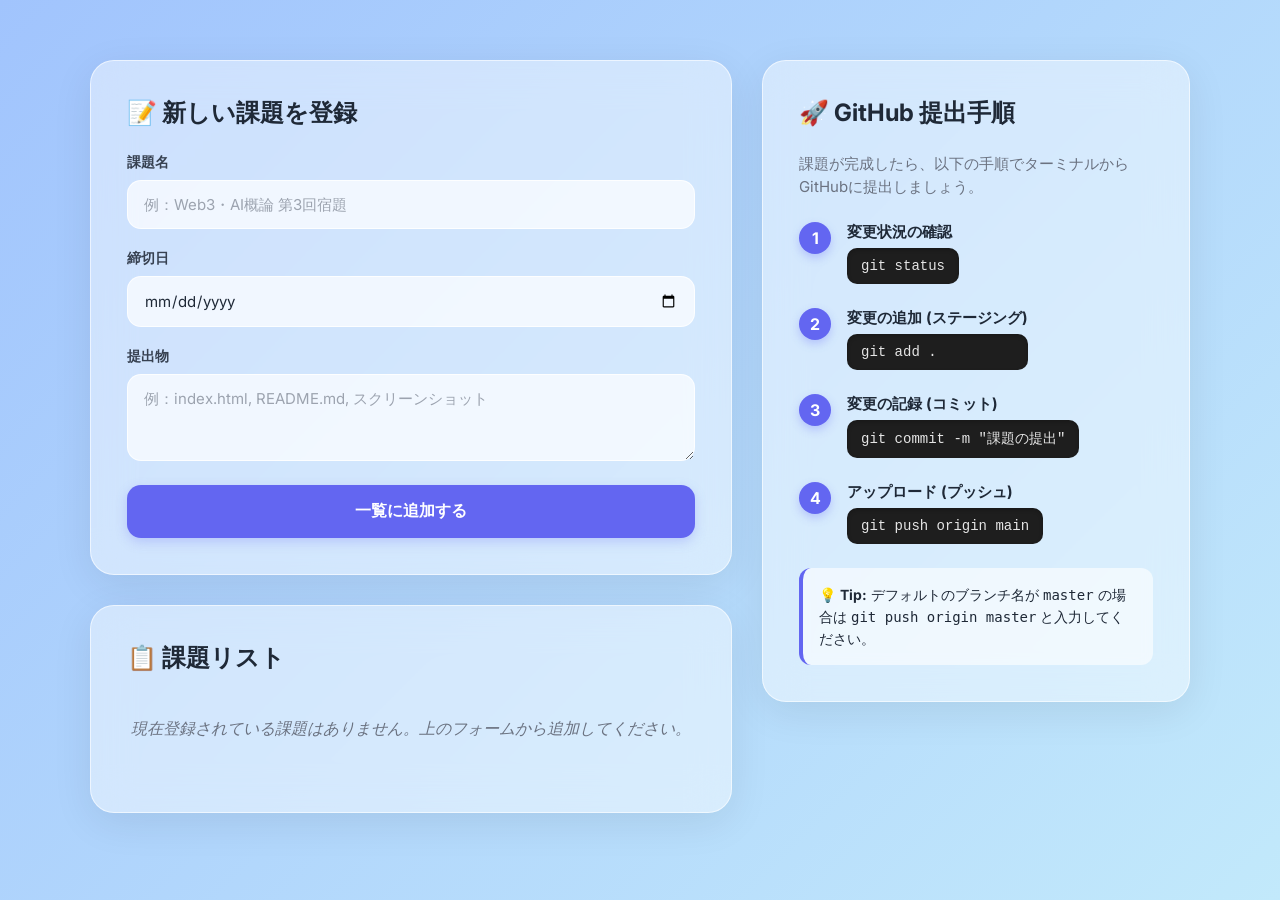
<file: index.html>
<!DOCTYPE html>
<html lang="ja">
<head>
  <meta charset="UTF-8">
  <meta name="viewport" content="width=device-width, initial-scale=1.0">
  <title>課題提出サポートアプリ</title>
  <link href="https://fonts.googleapis.com/css2?family=Inter:wght@400;500;600;700&display=swap" rel="stylesheet">
  <style>
    :root {
      --primary: #6366F1;
      --primary-hover: #4F46E5;
      --text-main: #1F2937;
      --text-light: #6B7280;
      --bg-gradient-1: #c2e9fb;
      --bg-gradient-2: #a1c4fd;
    }
    
    body {
      margin: 0;
      font-family: 'Inter', sans-serif;
      background: linear-gradient(135deg, var(--bg-gradient-2) 0%, var(--bg-gradient-1) 100%);
      min-height: 100vh;
      display: flex;
      justify-content: center;
      padding: 60px 20px;
      color: var(--text-main);
      box-sizing: border-box;
    }

    .container {
      max-width: 1100px;
      width: 100%;
      display: grid;
      grid-template-columns: 1.2fr 0.8fr;
      gap: 30px;
    }

    @media (max-width: 850px) {
      .container {
        grid-template-columns: 1fr;
      }
    }

    .glass-panel {
      background: rgba(255, 255, 255, 0.45);
      backdrop-filter: blur(20px);
      -webkit-backdrop-filter: blur(20px);
      border-radius: 24px;
      border: 1px solid rgba(255, 255, 255, 0.6);
      padding: 36px;
      box-shadow: 0 10px 40px rgba(0, 0, 0, 0.08);
    }

    h2 {
      margin-top: 0;
      font-weight: 700;
      font-size: 24px;
      margin-bottom: 24px;
      display: flex;
      align-items: center;
      gap: 8px;
    }

    label {
      display: block;
      font-weight: 600;
      margin-bottom: 8px;
      font-size: 14px;
      color: #374151;
    }

    input, textarea {
      width: 100%;
      padding: 14px 16px;
      border-radius: 14px;
      border: 1px solid rgba(255, 255, 255, 0.8);
      background: rgba(255, 255, 255, 0.7);
      font-family: inherit;
      margin-bottom: 20px;
      box-sizing: border-box;
      font-size: 15px;
      transition: all 0.3s ease;
      color: var(--text-main);
    }

    input:focus, textarea:focus {
      outline: none;
      background: rgba(255, 255, 255, 0.95);
      border-color: var(--primary);
      box-shadow: 0 0 0 4px rgba(99, 102, 241, 0.15);
    }
    
    input::placeholder, textarea::placeholder {
      color: #9CA3AF;
    }

    button {
      background: var(--primary);
      color: white;
      border: none;
      padding: 16px 24px;
      border-radius: 14px;
      font-weight: 600;
      font-size: 16px;
      cursor: pointer;
      width: 100%;
      transition: all 0.3s cubic-bezier(0.4, 0, 0.2, 1);
      box-shadow: 0 4px 12px rgba(99, 102, 241, 0.25);
    }

    button:hover {
      background: var(--primary-hover);
      transform: translateY(-2px);
      box-shadow: 0 6px 16px rgba(99, 102, 241, 0.35);
    }

    .task-item {
      background: rgba(255, 255, 255, 0.8);
      border-radius: 16px;
      padding: 20px;
      margin-bottom: 16px;
      display: flex;
      align-items: flex-start;
      gap: 16px;
      transition: all 0.3s ease;
      animation: slideIn 0.4s cubic-bezier(0.16, 1, 0.3, 1) forwards;
      border: 1px solid rgba(255, 255, 255, 0.9);
      box-shadow: 0 4px 15px rgba(0, 0, 0, 0.03);
    }

    .task-item:hover {
      transform: translateY(-2px);
      box-shadow: 0 6px 20px rgba(0, 0, 0, 0.06);
    }

    @keyframes slideIn {
      from { opacity: 0; transform: translateY(15px); }
      to { opacity: 1; transform: translateY(0); }
    }

    .task-item.completed {
      opacity: 0.6;
      background: rgba(255, 255, 255, 0.5);
    }

    .task-item.completed .task-title {
      text-decoration: line-through;
      color: var(--text-light);
    }

    .task-checkbox {
      width: 26px;
      height: 26px;
      cursor: pointer;
      accent-color: var(--primary);
      margin-top: 2px;
      flex-shrink: 0;
    }

    .task-content {
      flex: 1;
      word-break: break-word;
    }

    .task-title {
      font-weight: 700;
      font-size: 18px;
      margin-bottom: 8px;
      line-height: 1.4;
    }

    .task-meta {
      font-size: 14px;
      color: var(--text-light);
      margin-bottom: 6px;
      display: flex;
      align-items: center;
      gap: 6px;
    }

    .empty-msg {
      text-align: center;
      color: var(--text-light);
      font-style: italic;
      padding: 20px 0;
    }

    .github-step {
      display: flex;
      gap: 16px;
      margin-bottom: 24px;
    }

    .step-number {
      background: var(--primary);
      color: white;
      width: 32px;
      height: 32px;
      border-radius: 50%;
      display: flex;
      align-items: center;
      justify-content: center;
      font-weight: 700;
      flex-shrink: 0;
      box-shadow: 0 4px 10px rgba(99, 102, 241, 0.3);
    }

    .step-content strong {
      display: block;
      margin-bottom: 6px;
      font-size: 15px;
    }

    .step-code {
      background: #1e1e1e;
      color: #e5e5e5;
      padding: 10px 14px;
      border-radius: 10px;
      font-family: 'Courier New', Courier, monospace;
      font-size: 14px;
      display: inline-block;
      width: 100%;
      box-sizing: border-box;
      box-shadow: inset 0 2px 4px rgba(0,0,0,0.2);
    }

    .github-tip {
      background: rgba(255, 255, 255, 0.6);
      padding: 16px;
      border-radius: 12px;
      font-size: 14px;
      margin-top: 24px;
      border-left: 4px solid var(--primary);
      line-height: 1.5;
    }
  </style>
</head>
<body>

  <div class="container">
    <!-- Left Column: Form & Task List -->
    <div class="main-content">
      <div class="glass-panel" style="margin-bottom: 30px;">
        <h2>📝 新しい課題を登録</h2>
        <form id="task-form">
          <label for="task-name">課題名</label>
          <input type="text" id="task-name" placeholder="例：Web3・AI概論 第3回宿題" required>
          
          <label for="task-date">締切日</label>
          <input type="date" id="task-date" required>
          
          <label for="task-deliverables">提出物</label>
          <textarea id="task-deliverables" placeholder="例：index.html, README.md, スクリーンショット" rows="3" required></textarea>
          
          <button type="submit">一覧に追加する</button>
        </form>
      </div>

      <div class="glass-panel">
        <h2>📋 課題リスト</h2>
        <div id="task-list">
          <p class="empty-msg" id="empty-msg">現在登録されている課題はありません。上のフォームから追加してください。</p>
        </div>
      </div>
    </div>

    <!-- Right Column: GitHub Instructions -->
    <div class="side-content">
      <div class="glass-panel">
        <h2>🚀 GitHub 提出手順</h2>
        <p style="color: var(--text-light); margin-bottom: 24px; font-size: 15px; line-height: 1.5;">
          課題が完成したら、以下の手順でターミナルからGitHubに提出しましょう。
        </p>
        
        <div class="github-step">
          <div class="step-number">1</div>
          <div class="step-content">
            <strong>変更状況の確認</strong>
            <div class="step-code">git status</div>
          </div>
        </div>
        
        <div class="github-step">
          <div class="step-number">2</div>
          <div class="step-content">
            <strong>変更の追加 (ステージング)</strong>
            <div class="step-code">git add .</div>
          </div>
        </div>

        <div class="github-step">
          <div class="step-number">3</div>
          <div class="step-content">
            <strong>変更の記録 (コミット)</strong>
            <div class="step-code">git commit -m "課題の提出"</div>
          </div>
        </div>

        <div class="github-step">
          <div class="step-number">4</div>
          <div class="step-content">
            <strong>アップロード (プッシュ)</strong>
            <div class="step-code">git push origin main</div>
          </div>
        </div>
        
        <div class="github-tip">
          💡 <strong>Tip:</strong> デフォルトのブランチ名が <code>master</code> の場合は <code>git push origin master</code> と入力してください。
        </div>
      </div>
    </div>
  </div>

  <script>
    document.addEventListener('DOMContentLoaded', () => {
      const form = document.getElementById('task-form');
      const taskList = document.getElementById('task-list');
      const emptyMsg = document.getElementById('empty-msg');

      form.addEventListener('submit', (e) => {
        e.preventDefault();
        
        const name = document.getElementById('task-name').value;
        const date = document.getElementById('task-date').value;
        const deliverables = document.getElementById('task-deliverables').value;
        
        addTask(name, date, deliverables);
        form.reset();
      });

      function addTask(name, date, deliverables) {
        if(emptyMsg) emptyMsg.style.display = 'none';

        const taskItem = document.createElement('div');
        taskItem.className = 'task-item';
        
        const checkbox = document.createElement('input');
        checkbox.type = 'checkbox';
        checkbox.className = 'task-checkbox';
        
        checkbox.addEventListener('change', (e) => {
          if(e.target.checked) {
            taskItem.classList.add('completed');
          } else {
            taskItem.classList.remove('completed');
          }
        });

        const contentDiv = document.createElement('div');
        contentDiv.className = 'task-content';
        
        contentDiv.innerHTML = \`
          <div class="task-title">\${escapeHTML(name)}</div>
          <div class="task-meta">📅 締切: \${escapeHTML(date)}</div>
          <div class="task-meta" style="white-space: pre-wrap;">📦 提出物: \${escapeHTML(deliverables)}</div>
        \`;

        taskItem.appendChild(checkbox);
        taskItem.appendChild(contentDiv);
        
        taskList.insertBefore(taskItem, taskList.firstChild);
      }

      function escapeHTML(str) {
        return str.replace(/[&<>'"]/g, 
          tag => ({
          '&': '&amp;',
          '<': '&lt;',
          '>': '&gt;',
          "'": '&#39;',
          '"': '&quot;'
        }[tag]));
      }
    });
  </script>
</body>
</html>
</file>
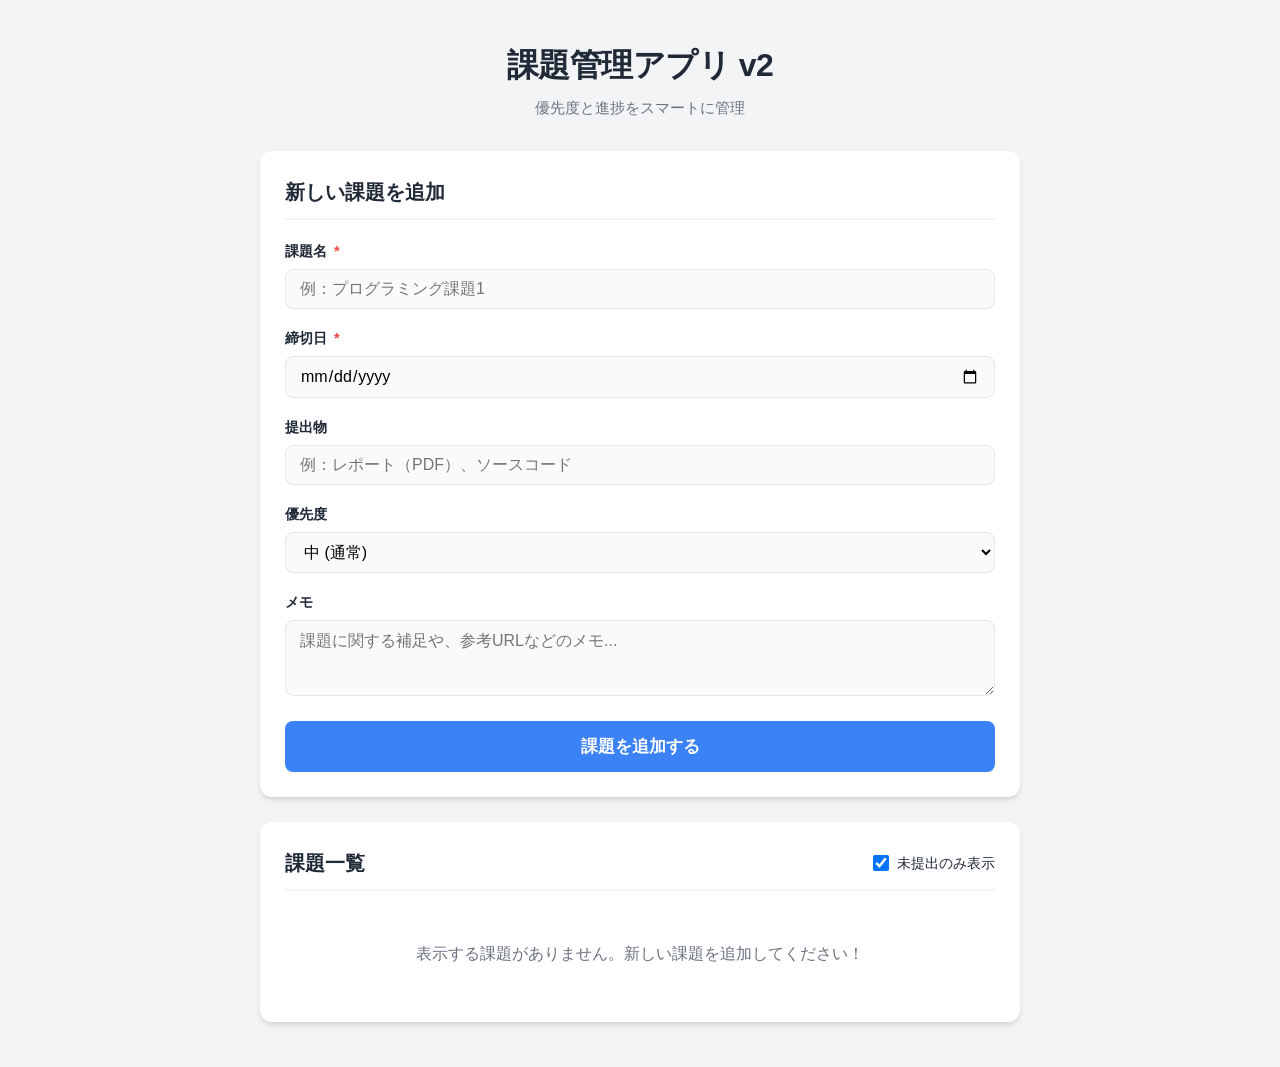
<file: v2/index.html>
<!DOCTYPE html>
<html lang="ja">
<head>
    <meta charset="UTF-8">
    <meta name="viewport" content="width=device-width, initial-scale=1.0">
    <title>課題管理アプリ v2</title>
    <link rel="stylesheet" href="style.css">
</head>
<body>
    <div class="container">
        <header>
            <h1>課題管理アプリ v2</h1>
            <p class="subtitle">優先度と進捗をスマートに管理</p>
        </header>

        <section class="add-task-section">
            <h2>新しい課題を追加</h2>
            <form id="task-form">
                <div class="form-group">
                    <label for="task-name">課題名 <span class="required">*</span></label>
                    <input type="text" id="task-name" required placeholder="例：プログラミング課題1">
                </div>
                
                <div class="form-group">
                    <label for="task-deadline">締切日 <span class="required">*</span></label>
                    <input type="date" id="task-deadline" required>
                </div>
                
                <div class="form-group">
                    <label for="task-submission">提出物</label>
                    <input type="text" id="task-submission" placeholder="例：レポート（PDF）、ソースコード">
                </div>

                <div class="form-group">
                    <label for="task-priority">優先度</label>
                    <select id="task-priority">
                        <option value="high">高 (優先して取り組む)</option>
                        <option value="medium" selected>中 (通常)</option>
                        <option value="low">低 (後回しでも可)</option>
                    </select>
                </div>

                <div class="form-group">
                    <label for="task-memo">メモ</label>
                    <textarea id="task-memo" rows="3" placeholder="課題に関する補足や、参考URLなどのメモ..."></textarea>
                </div>

                <button type="submit" class="btn-submit">課題を追加する</button>
            </form>
        </section>

        <section class="task-list-section">
            <div class="task-list-header">
                <h2>課題一覧</h2>
                <div class="filter-group">
                    <label class="filter-label">
                        <input type="checkbox" id="filter-unsubmitted" checked>
                        未提出のみ表示
                    </label>
                </div>
            </div>
            <div id="task-list" class="task-list">
                <!-- 課題アイテムがここにJSで追加されます -->
            </div>
        </section>
    </div>
    <script src="app.js"></script>
</body>
</html>
</file>
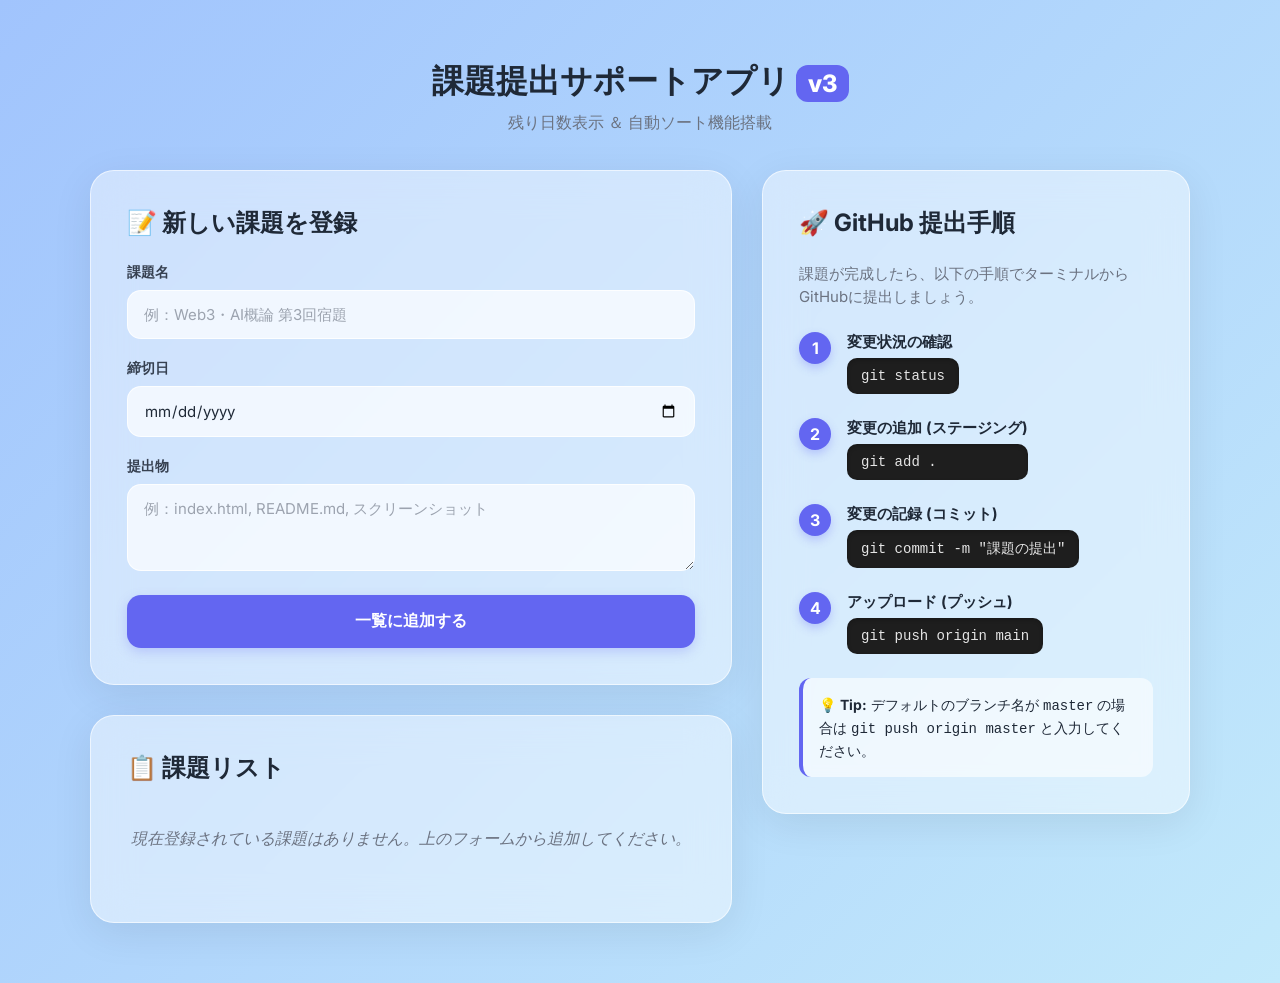
<file: v3/index.html>
<!DOCTYPE html>
<html lang="ja">
<head>
  <meta charset="UTF-8">
  <meta name="viewport" content="width=device-width, initial-scale=1.0">
  <title>課題提出サポートアプリ v3</title>
  <link href="https://fonts.googleapis.com/css2?family=Inter:wght@400;500;600;700&display=swap" rel="stylesheet">
  <style>
    :root {
      --primary: #6366F1;
      --primary-hover: #4F46E5;
      --text-main: #1F2937;
      --text-light: #6B7280;
      --bg-gradient-1: #c2e9fb;
      --bg-gradient-2: #a1c4fd;
    }
    
    body {
      margin: 0;
      font-family: 'Inter', sans-serif;
      background: linear-gradient(135deg, var(--bg-gradient-2) 0%, var(--bg-gradient-1) 100%);
      min-height: 100vh;
      display: flex;
      justify-content: center;
      padding: 60px 20px;
      color: var(--text-main);
      box-sizing: border-box;
    }

    .container {
      max-width: 1100px;
      width: 100%;
      display: grid;
      grid-template-columns: 1.2fr 0.8fr;
      gap: 30px;
    }

    @media (max-width: 850px) {
      .container {
        grid-template-columns: 1fr;
      }
    }

    .glass-panel {
      background: rgba(255, 255, 255, 0.45);
      backdrop-filter: blur(20px);
      -webkit-backdrop-filter: blur(20px);
      border-radius: 24px;
      border: 1px solid rgba(255, 255, 255, 0.6);
      padding: 36px;
      box-shadow: 0 10px 40px rgba(0, 0, 0, 0.08);
    }

    h2 {
      margin-top: 0;
      font-weight: 700;
      font-size: 24px;
      margin-bottom: 24px;
      display: flex;
      align-items: center;
      gap: 8px;
    }

    label {
      display: block;
      font-weight: 600;
      margin-bottom: 8px;
      font-size: 14px;
      color: #374151;
    }

    input, textarea {
      width: 100%;
      padding: 14px 16px;
      border-radius: 14px;
      border: 1px solid rgba(255, 255, 255, 0.8);
      background: rgba(255, 255, 255, 0.7);
      font-family: inherit;
      margin-bottom: 20px;
      box-sizing: border-box;
      font-size: 15px;
      transition: all 0.3s ease;
      color: var(--text-main);
    }

    input:focus, textarea:focus {
      outline: none;
      background: rgba(255, 255, 255, 0.95);
      border-color: var(--primary);
      box-shadow: 0 0 0 4px rgba(99, 102, 241, 0.15);
    }
    
    input::placeholder, textarea::placeholder {
      color: #9CA3AF;
    }

    button {
      background: var(--primary);
      color: white;
      border: none;
      padding: 16px 24px;
      border-radius: 14px;
      font-weight: 600;
      font-size: 16px;
      cursor: pointer;
      width: 100%;
      transition: all 0.3s cubic-bezier(0.4, 0, 0.2, 1);
      box-shadow: 0 4px 12px rgba(99, 102, 241, 0.25);
    }

    button:hover {
      background: var(--primary-hover);
      transform: translateY(-2px);
      box-shadow: 0 6px 16px rgba(99, 102, 241, 0.35);
    }

    .task-item {
      background: rgba(255, 255, 255, 0.8);
      border-radius: 16px;
      padding: 20px;
      margin-bottom: 16px;
      display: flex;
      align-items: flex-start;
      gap: 16px;
      transition: all 0.3s ease;
      animation: slideIn 0.4s cubic-bezier(0.16, 1, 0.3, 1) forwards;
      border: 1px solid rgba(255, 255, 255, 0.9);
      box-shadow: 0 4px 15px rgba(0, 0, 0, 0.03);
    }

    .task-item:hover {
      transform: translateY(-2px);
      box-shadow: 0 6px 20px rgba(0, 0, 0, 0.06);
    }

    @keyframes slideIn {
      from { opacity: 0; transform: translateY(15px); }
      to { opacity: 1; transform: translateY(0); }
    }

    .task-item.completed {
      opacity: 0.6;
      background: rgba(255, 255, 255, 0.5);
    }

    .task-item.completed .task-title {
      text-decoration: line-through;
      color: var(--text-light);
    }

    .task-checkbox {
      width: 26px;
      height: 26px;
      cursor: pointer;
      accent-color: var(--primary);
      margin-top: 2px;
      flex-shrink: 0;
    }

    .task-content {
      flex: 1;
      word-break: break-word;
    }

    .task-title {
      font-weight: 700;
      font-size: 18px;
      margin-bottom: 8px;
      line-height: 1.4;
    }

    .task-meta {
      font-size: 14px;
      color: var(--text-light);
      margin-bottom: 6px;
      display: flex;
      align-items: center;
      gap: 6px;
    }

    .empty-msg {
      text-align: center;
      color: var(--text-light);
      font-style: italic;
      padding: 20px 0;
    }

    .github-step {
      display: flex;
      gap: 16px;
      margin-bottom: 24px;
    }

    .step-number {
      background: var(--primary);
      color: white;
      width: 32px;
      height: 32px;
      border-radius: 50%;
      display: flex;
      align-items: center;
      justify-content: center;
      font-weight: 700;
      flex-shrink: 0;
      box-shadow: 0 4px 10px rgba(99, 102, 241, 0.3);
    }

    .step-content strong {
      display: block;
      margin-bottom: 6px;
      font-size: 15px;
    }

    .step-code {
      background: #1e1e1e;
      color: #e5e5e5;
      padding: 10px 14px;
      border-radius: 10px;
      font-family: 'Courier New', Courier, monospace;
      font-size: 14px;
      display: inline-block;
      width: 100%;
      box-sizing: border-box;
      box-shadow: inset 0 2px 4px rgba(0,0,0,0.2);
    }

    .github-tip {
      background: rgba(255, 255, 255, 0.6);
      padding: 16px;
      border-radius: 12px;
      font-size: 14px;
      margin-top: 24px;
      border-left: 4px solid var(--primary);
      line-height: 1.5;
    }
  </style>
</head>
<body>

  <div class="container">
    <!-- Header to explicitly show v3 -->
    <div style="grid-column: 1 / -1; text-align: center; margin-bottom: -10px;">
      <h1 style="font-size: 32px; font-weight: 800; color: var(--text-main); margin: 0;">
        課題提出サポートアプリ <span style="background: var(--primary); color: white; padding: 4px 12px; border-radius: 12px; font-size: 24px; vertical-align: middle;">v3</span>
      </h1>
      <p style="color: var(--text-light); margin-top: 8px;">残り日数表示 ＆ 自動ソート機能搭載</p>
    </div>

    <!-- Left Column: Form & Task List -->
    <div class="main-content">
      <div class="glass-panel" style="margin-bottom: 30px;">
        <h2>📝 新しい課題を登録</h2>
        <form id="task-form">
          <label for="task-name">課題名</label>
          <input type="text" id="task-name" placeholder="例：Web3・AI概論 第3回宿題" required>
          
          <label for="task-date">締切日</label>
          <input type="date" id="task-date" required>
          
          <label for="task-deliverables">提出物</label>
          <textarea id="task-deliverables" placeholder="例：index.html, README.md, スクリーンショット" rows="3" required></textarea>
          
          <button type="submit">一覧に追加する</button>
        </form>
      </div>

      <div class="glass-panel">
        <h2>📋 課題リスト</h2>
        <div id="task-list">
          <p class="empty-msg" id="empty-msg">現在登録されている課題はありません。上のフォームから追加してください。</p>
        </div>
      </div>
    </div>

    <!-- Right Column: GitHub Instructions -->
    <div class="side-content">
      <div class="glass-panel">
        <h2>🚀 GitHub 提出手順</h2>
        <p style="color: var(--text-light); margin-bottom: 24px; font-size: 15px; line-height: 1.5;">
          課題が完成したら、以下の手順でターミナルからGitHubに提出しましょう。
        </p>
        
        <div class="github-step">
          <div class="step-number">1</div>
          <div class="step-content">
            <strong>変更状況の確認</strong>
            <div class="step-code">git status</div>
          </div>
        </div>
        
        <div class="github-step">
          <div class="step-number">2</div>
          <div class="step-content">
            <strong>変更の追加 (ステージング)</strong>
            <div class="step-code">git add .</div>
          </div>
        </div>

        <div class="github-step">
          <div class="step-number">3</div>
          <div class="step-content">
            <strong>変更の記録 (コミット)</strong>
            <div class="step-code">git commit -m "課題の提出"</div>
          </div>
        </div>

        <div class="github-step">
          <div class="step-number">4</div>
          <div class="step-content">
            <strong>アップロード (プッシュ)</strong>
            <div class="step-code">git push origin main</div>
          </div>
        </div>
        
        <div class="github-tip">
          💡 <strong>Tip:</strong> デフォルトのブランチ名が <code>master</code> の場合は <code>git push origin master</code> と入力してください。
        </div>
      </div>
    </div>
  </div>

  <script>
    document.addEventListener('DOMContentLoaded', () => {
      const form = document.getElementById('task-form');
      const taskList = document.getElementById('task-list');
      
      // 課題データを保存する配列
      let tasks = [];

      form.addEventListener('submit', (e) => {
        e.preventDefault();
        
        const name = document.getElementById('task-name').value;
        const date = document.getElementById('task-date').value;
        const deliverables = document.getElementById('task-deliverables').value;
        
        // 配列に追加
        tasks.push({
          id: Date.now(),
          name: name,
          date: date,
          deliverables: deliverables,
          completed: false
        });
        
        // 画面の再描画
        renderTasks();
        form.reset();
      });

      // 締切までの残り日数を計算する関数
      function getRemainingDays(deadline) {
        const today = new Date();
        today.setHours(0, 0, 0, 0); // 日付のみで比較
        
        const deadlineDate = new Date(deadline);
        deadlineDate.setHours(0, 0, 0, 0);
        
        const diffTime = deadlineDate.getTime() - today.getTime();
        return Math.ceil(diffTime / (1000 * 60 * 60 * 24));
      }

      // 課題リストの描画関数
      function renderTasks() {
        taskList.innerHTML = '<p class="empty-msg" id="empty-msg">現在登録されている課題はありません。上のフォームから追加してください。</p>';
        const emptyMsg = document.getElementById('empty-msg');

        if(tasks.length === 0) {
          emptyMsg.style.display = 'block';
          return;
        }
        
        emptyMsg.style.display = 'none';

        // 締切日（date）の昇順でソート
        const sortedTasks = [...tasks].sort((a, b) => new Date(a.date) - new Date(b.date));

        // HTML要素を作成して追加
        sortedTasks.forEach(task => {
          const taskItem = document.createElement('div');
          taskItem.className = 'task-item';
          if(task.completed) taskItem.classList.add('completed');
          
          const checkbox = document.createElement('input');
          checkbox.type = 'checkbox';
          checkbox.className = 'task-checkbox';
          checkbox.checked = task.completed;
          
          checkbox.addEventListener('change', (e) => {
            task.completed = e.target.checked;
            renderTasks();
          });

          // 残り日数のテキスト作成
          const diffDays = getRemainingDays(task.date);
          let remainingText = '';
          if (diffDays === 0) {
            remainingText = '<span style="color: #e11d48; font-weight: bold;">本日締切！</span>';
          } else if (diffDays < 0) {
            remainingText = `<span style="color: #e11d48; font-weight: bold;">締切超過 (${Math.abs(diffDays)}日)</span>`;
          } else {
            remainingText = `<span style="color: #d97706; font-weight: bold;">残り${diffDays}日</span>`;
          }

          const contentDiv = document.createElement('div');
          contentDiv.className = 'task-content';
          
          contentDiv.innerHTML = `
            <div class="task-title">${escapeHTML(task.name)}</div>
            <div class="task-meta">📅 締切: ${escapeHTML(task.date)} （${remainingText}）</div>
            <div class="task-meta" style="white-space: pre-wrap;">📦 提出物: ${escapeHTML(task.deliverables)}</div>
          `;

          taskItem.appendChild(checkbox);
          taskItem.appendChild(contentDiv);
          
          taskList.appendChild(taskItem);
        });
      }

      function escapeHTML(str) {
        return str.replace(/[&<>'"]/g, 
          tag => ({
          '&': '&amp;',
          '<': '&lt;',
          '>': '&gt;',
          "'": '&#39;',
          '"': '&quot;'
        }[tag]));
      }
    });
  </script>
</body>
</html>
</file>
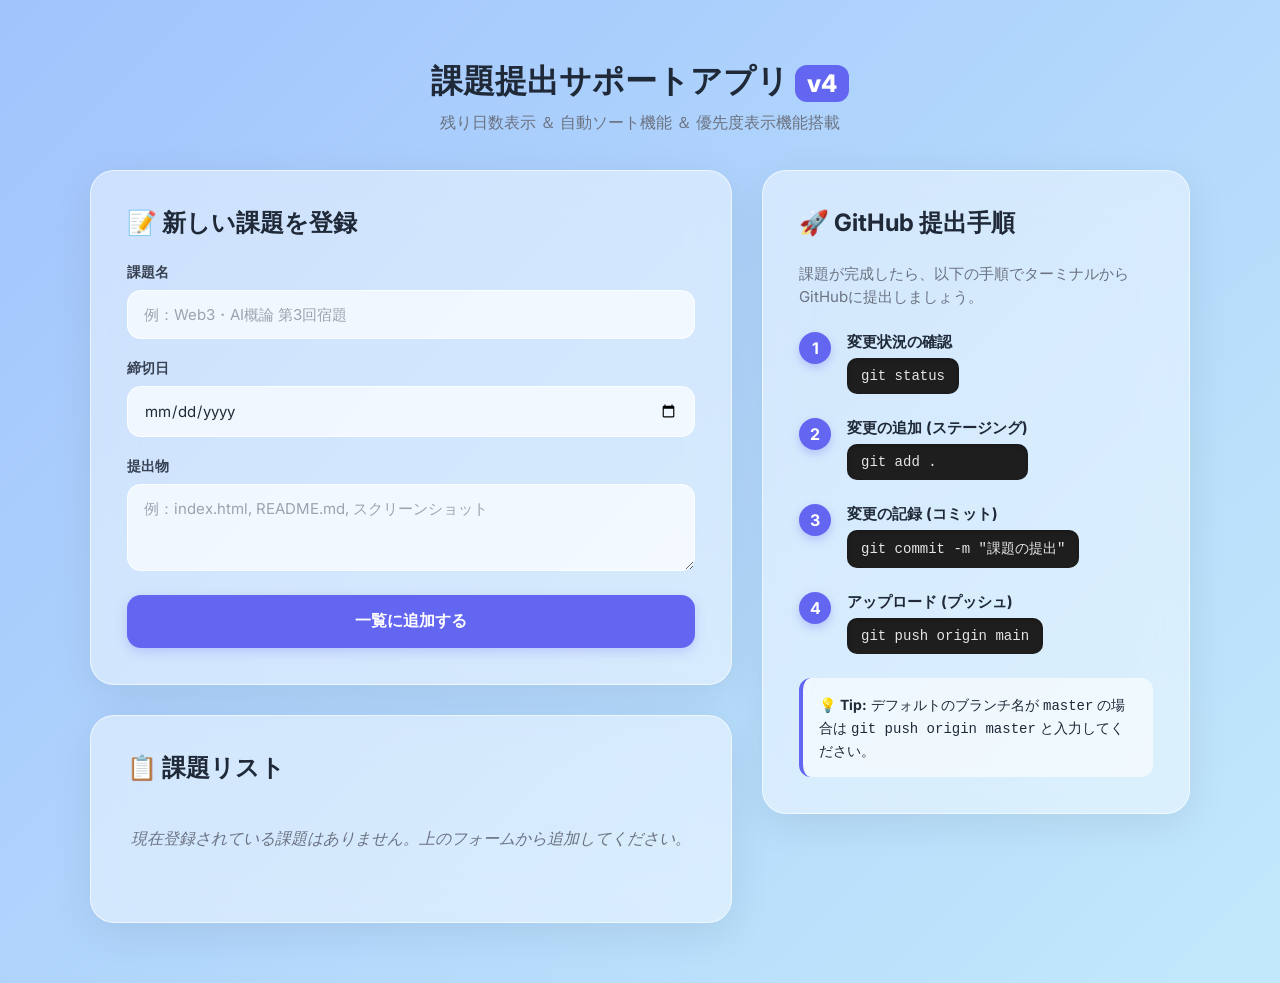
<file: v4/index.html>
<!DOCTYPE html>
<html lang="ja">
<head>
  <meta charset="UTF-8">
  <meta name="viewport" content="width=device-width, initial-scale=1.0">
  <title>課題提出サポートアプリ v4</title>
  <link href="https://fonts.googleapis.com/css2?family=Inter:wght@400;500;600;700&display=swap" rel="stylesheet">
  <style>
    :root {
      --primary: #6366F1;
      --primary-hover: #4F46E5;
      --text-main: #1F2937;
      --text-light: #6B7280;
      --bg-gradient-1: #c2e9fb;
      --bg-gradient-2: #a1c4fd;
    }
    
    body {
      margin: 0;
      font-family: 'Inter', sans-serif;
      background: linear-gradient(135deg, var(--bg-gradient-2) 0%, var(--bg-gradient-1) 100%);
      min-height: 100vh;
      display: flex;
      justify-content: center;
      padding: 60px 20px;
      color: var(--text-main);
      box-sizing: border-box;
    }

    .container {
      max-width: 1100px;
      width: 100%;
      display: grid;
      grid-template-columns: 1.2fr 0.8fr;
      gap: 30px;
    }

    @media (max-width: 850px) {
      .container {
        grid-template-columns: 1fr;
      }
    }

    .glass-panel {
      background: rgba(255, 255, 255, 0.45);
      backdrop-filter: blur(20px);
      -webkit-backdrop-filter: blur(20px);
      border-radius: 24px;
      border: 1px solid rgba(255, 255, 255, 0.6);
      padding: 36px;
      box-shadow: 0 10px 40px rgba(0, 0, 0, 0.08);
    }

    h2 {
      margin-top: 0;
      font-weight: 700;
      font-size: 24px;
      margin-bottom: 24px;
      display: flex;
      align-items: center;
      gap: 8px;
    }

    label {
      display: block;
      font-weight: 600;
      margin-bottom: 8px;
      font-size: 14px;
      color: #374151;
    }

    input, textarea {
      width: 100%;
      padding: 14px 16px;
      border-radius: 14px;
      border: 1px solid rgba(255, 255, 255, 0.8);
      background: rgba(255, 255, 255, 0.7);
      font-family: inherit;
      margin-bottom: 20px;
      box-sizing: border-box;
      font-size: 15px;
      transition: all 0.3s ease;
      color: var(--text-main);
    }

    input:focus, textarea:focus {
      outline: none;
      background: rgba(255, 255, 255, 0.95);
      border-color: var(--primary);
      box-shadow: 0 0 0 4px rgba(99, 102, 241, 0.15);
    }
    
    input::placeholder, textarea::placeholder {
      color: #9CA3AF;
    }

    button {
      background: var(--primary);
      color: white;
      border: none;
      padding: 16px 24px;
      border-radius: 14px;
      font-weight: 600;
      font-size: 16px;
      cursor: pointer;
      width: 100%;
      transition: all 0.3s cubic-bezier(0.4, 0, 0.2, 1);
      box-shadow: 0 4px 12px rgba(99, 102, 241, 0.25);
    }

    button:hover {
      background: var(--primary-hover);
      transform: translateY(-2px);
      box-shadow: 0 6px 16px rgba(99, 102, 241, 0.35);
    }

    .task-item {
      background: rgba(255, 255, 255, 0.8);
      border-radius: 16px;
      padding: 20px;
      margin-bottom: 16px;
      display: flex;
      align-items: flex-start;
      gap: 16px;
      transition: all 0.3s ease;
      animation: slideIn 0.4s cubic-bezier(0.16, 1, 0.3, 1) forwards;
      border: 1px solid rgba(255, 255, 255, 0.9);
      box-shadow: 0 4px 15px rgba(0, 0, 0, 0.03);
    }

    .task-item:hover {
      transform: translateY(-2px);
      box-shadow: 0 6px 20px rgba(0, 0, 0, 0.06);
    }

    @keyframes slideIn {
      from { opacity: 0; transform: translateY(15px); }
      to { opacity: 1; transform: translateY(0); }
    }

    .task-item.completed {
      opacity: 0.6;
      background: rgba(255, 255, 255, 0.5);
    }

    .task-item.completed .task-title {
      text-decoration: line-through;
      color: var(--text-light);
    }

    .task-checkbox {
      width: 26px;
      height: 26px;
      cursor: pointer;
      accent-color: var(--primary);
      margin-top: 2px;
      flex-shrink: 0;
    }

    .task-content {
      flex: 1;
      word-break: break-word;
    }

    .task-title {
      font-weight: 700;
      font-size: 18px;
      margin-bottom: 8px;
      line-height: 1.4;
    }

    .task-meta {
      font-size: 14px;
      color: var(--text-light);
      margin-bottom: 6px;
      display: flex;
      align-items: center;
      gap: 6px;
    }

    .empty-msg {
      text-align: center;
      color: var(--text-light);
      font-style: italic;
      padding: 20px 0;
    }

    .github-step {
      display: flex;
      gap: 16px;
      margin-bottom: 24px;
    }

    .step-number {
      background: var(--primary);
      color: white;
      width: 32px;
      height: 32px;
      border-radius: 50%;
      display: flex;
      align-items: center;
      justify-content: center;
      font-weight: 700;
      flex-shrink: 0;
      box-shadow: 0 4px 10px rgba(99, 102, 241, 0.3);
    }

    .step-content strong {
      display: block;
      margin-bottom: 6px;
      font-size: 15px;
    }

    .step-code {
      background: #1e1e1e;
      color: #e5e5e5;
      padding: 10px 14px;
      border-radius: 10px;
      font-family: 'Courier New', Courier, monospace;
      font-size: 14px;
      display: inline-block;
      width: 100%;
      box-sizing: border-box;
      box-shadow: inset 0 2px 4px rgba(0,0,0,0.2);
    }

    .github-tip {
      background: rgba(255, 255, 255, 0.6);
      padding: 16px;
      border-radius: 12px;
      font-size: 14px;
      margin-top: 24px;
      border-left: 4px solid var(--primary);
      line-height: 1.5;
    }
  </style>
</head>
<body>

  <div class="container">
    <!-- Header to explicitly show v3 -->
    <div style="grid-column: 1 / -1; text-align: center; margin-bottom: -10px;">
      <h1 style="font-size: 32px; font-weight: 800; color: var(--text-main); margin: 0;">
        課題提出サポートアプリ <span style="background: var(--primary); color: white; padding: 4px 12px; border-radius: 12px; font-size: 24px; vertical-align: middle;">v4</span>
      </h1>
      <p style="color: var(--text-light); margin-top: 8px;">残り日数表示 ＆ 自動ソート機能 ＆ 優先度表示機能搭載</p>
    </div>

    <!-- Left Column: Form & Task List -->
    <div class="main-content">
      <div class="glass-panel" style="margin-bottom: 30px;">
        <h2>📝 新しい課題を登録</h2>
        <form id="task-form">
          <label for="task-name">課題名</label>
          <input type="text" id="task-name" placeholder="例：Web3・AI概論 第3回宿題" required>
          
          <label for="task-date">締切日</label>
          <input type="date" id="task-date" required>
          
          <label for="task-deliverables">提出物</label>
          <textarea id="task-deliverables" placeholder="例：index.html, README.md, スクリーンショット" rows="3" required></textarea>
          
          <button type="submit">一覧に追加する</button>
        </form>
      </div>

      <div class="glass-panel">
        <h2>📋 課題リスト</h2>
        <div id="task-list">
          <p class="empty-msg" id="empty-msg">現在登録されている課題はありません。上のフォームから追加してください。</p>
        </div>
      </div>
    </div>

    <!-- Right Column: GitHub Instructions -->
    <div class="side-content">
      <div class="glass-panel">
        <h2>🚀 GitHub 提出手順</h2>
        <p style="color: var(--text-light); margin-bottom: 24px; font-size: 15px; line-height: 1.5;">
          課題が完成したら、以下の手順でターミナルからGitHubに提出しましょう。
        </p>
        
        <div class="github-step">
          <div class="step-number">1</div>
          <div class="step-content">
            <strong>変更状況の確認</strong>
            <div class="step-code">git status</div>
          </div>
        </div>
        
        <div class="github-step">
          <div class="step-number">2</div>
          <div class="step-content">
            <strong>変更の追加 (ステージング)</strong>
            <div class="step-code">git add .</div>
          </div>
        </div>

        <div class="github-step">
          <div class="step-number">3</div>
          <div class="step-content">
            <strong>変更の記録 (コミット)</strong>
            <div class="step-code">git commit -m "課題の提出"</div>
          </div>
        </div>

        <div class="github-step">
          <div class="step-number">4</div>
          <div class="step-content">
            <strong>アップロード (プッシュ)</strong>
            <div class="step-code">git push origin main</div>
          </div>
        </div>
        
        <div class="github-tip">
          💡 <strong>Tip:</strong> デフォルトのブランチ名が <code>master</code> の場合は <code>git push origin master</code> と入力してください。
        </div>
      </div>
    </div>
  </div>

  <script>
    document.addEventListener('DOMContentLoaded', () => {
      const form = document.getElementById('task-form');
      const taskList = document.getElementById('task-list');
      
      // 課題データを保存する配列
      let tasks = [];

      form.addEventListener('submit', (e) => {
        e.preventDefault();
        
        const name = document.getElementById('task-name').value;
        const date = document.getElementById('task-date').value;
        const deliverables = document.getElementById('task-deliverables').value;
        
        // 配列に追加
        tasks.push({
          id: Date.now(),
          name: name,
          date: date,
          deliverables: deliverables,
          completed: false
        });
        
        // 画面の再描画
        renderTasks();
        form.reset();
      });

      // 締切までの残り日数を計算する関数
      function getRemainingDays(deadline) {
        const today = new Date();
        today.setHours(0, 0, 0, 0); // 日付のみで比較
        
        const deadlineDate = new Date(deadline);
        deadlineDate.setHours(0, 0, 0, 0);
        
        const diffTime = deadlineDate.getTime() - today.getTime();
        return Math.ceil(diffTime / (1000 * 60 * 60 * 24));
      }

      // 課題リストの描画関数
      function renderTasks() {
        taskList.innerHTML = '<p class="empty-msg" id="empty-msg">現在登録されている課題はありません。上のフォームから追加してください。</p>';
        const emptyMsg = document.getElementById('empty-msg');

        if(tasks.length === 0) {
          emptyMsg.style.display = 'block';
          return;
        }
        
        emptyMsg.style.display = 'none';

        // 締切日（date）の昇順でソート
        const sortedTasks = [...tasks].sort((a, b) => new Date(a.date) - new Date(b.date));

        // HTML要素を作成して追加
        sortedTasks.forEach(task => {
          const taskItem = document.createElement('div');
          taskItem.className = 'task-item';
          if(task.completed) taskItem.classList.add('completed');
          
          const checkbox = document.createElement('input');
          checkbox.type = 'checkbox';
          checkbox.className = 'task-checkbox';
          checkbox.checked = task.completed;
          
          checkbox.addEventListener('change', (e) => {
            task.completed = e.target.checked;
            renderTasks();
          });

          // 残り日数のテキスト作成と優先度の判定
          const diffDays = getRemainingDays(task.date);
          let remainingText = '';
          let priorityHtml = '';

          if (diffDays === 0) {
            remainingText = '<span style="color: #e11d48; font-weight: bold;">本日締切！</span>';
            priorityHtml = '🔴 緊急';
          } else if (diffDays < 0) {
            remainingText = `<span style="color: #e11d48; font-weight: bold;">締切超過 (${Math.abs(diffDays)}日)</span>`;
            priorityHtml = '🔴 緊急';
          } else {
            remainingText = `<span style="color: #d97706; font-weight: bold;">残り${diffDays}日</span>`;
            
            if (diffDays <= 3) {
              priorityHtml = '🟡 注意';
            } else {
              priorityHtml = '🟢 余裕';
            }
          }

          const contentDiv = document.createElement('div');
          contentDiv.className = 'task-content';
          
          contentDiv.innerHTML = `
            <div class="task-title">${escapeHTML(task.name)}</div>
            <div class="task-meta">📅 締切: ${escapeHTML(task.date)} （${remainingText}）</div>
            <div class="task-meta" style="white-space: pre-wrap;">📦 提出物: ${escapeHTML(task.deliverables)}</div>
            <div class="task-meta" style="font-weight: 500; color: #111827;">📌 優先度: ${priorityHtml}</div>
          `;

          taskItem.appendChild(checkbox);
          taskItem.appendChild(contentDiv);
          
          taskList.appendChild(taskItem);
        });
      }

      function escapeHTML(str) {
        return str.replace(/[&<>'"]/g, 
          tag => ({
          '&': '&amp;',
          '<': '&lt;',
          '>': '&gt;',
          "'": '&#39;',
          '"': '&quot;'
        }[tag]));
      }
    });
  </script>
</body>
</html>
</file>
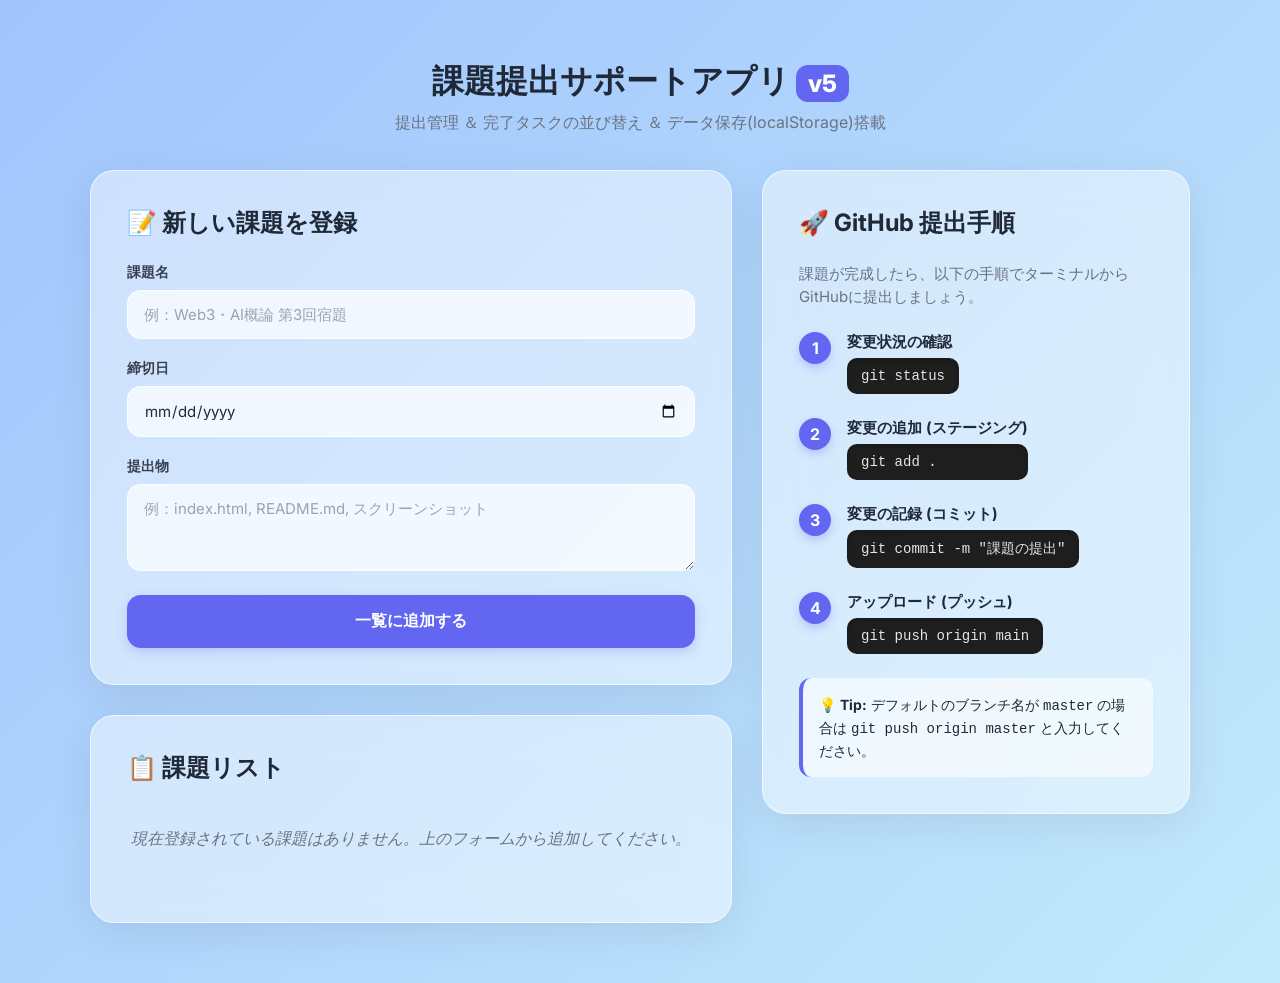
<file: v5/index.html>
<!DOCTYPE html>
<html lang="ja">
<head>
  <meta charset="UTF-8">
  <meta name="viewport" content="width=device-width, initial-scale=1.0">
  <title>課題提出サポートアプリ v5</title>
  <link href="https://fonts.googleapis.com/css2?family=Inter:wght@400;500;600;700&display=swap" rel="stylesheet">
  <style>
    :root {
      --primary: #6366F1;
      --primary-hover: #4F46E5;
      --text-main: #1F2937;
      --text-light: #6B7280;
      --bg-gradient-1: #c2e9fb;
      --bg-gradient-2: #a1c4fd;
    }
    
    body {
      margin: 0;
      font-family: 'Inter', sans-serif;
      background: linear-gradient(135deg, var(--bg-gradient-2) 0%, var(--bg-gradient-1) 100%);
      min-height: 100vh;
      display: flex;
      justify-content: center;
      padding: 60px 20px;
      color: var(--text-main);
      box-sizing: border-box;
    }

    .container {
      max-width: 1100px;
      width: 100%;
      display: grid;
      grid-template-columns: 1.2fr 0.8fr;
      gap: 30px;
    }

    @media (max-width: 850px) {
      .container {
        grid-template-columns: 1fr;
      }
    }

    .glass-panel {
      background: rgba(255, 255, 255, 0.45);
      backdrop-filter: blur(20px);
      -webkit-backdrop-filter: blur(20px);
      border-radius: 24px;
      border: 1px solid rgba(255, 255, 255, 0.6);
      padding: 36px;
      box-shadow: 0 10px 40px rgba(0, 0, 0, 0.08);
    }

    h2 {
      margin-top: 0;
      font-weight: 700;
      font-size: 24px;
      margin-bottom: 24px;
      display: flex;
      align-items: center;
      gap: 8px;
    }

    label {
      display: block;
      font-weight: 600;
      margin-bottom: 8px;
      font-size: 14px;
      color: #374151;
    }

    input, textarea {
      width: 100%;
      padding: 14px 16px;
      border-radius: 14px;
      border: 1px solid rgba(255, 255, 255, 0.8);
      background: rgba(255, 255, 255, 0.7);
      font-family: inherit;
      margin-bottom: 20px;
      box-sizing: border-box;
      font-size: 15px;
      transition: all 0.3s ease;
      color: var(--text-main);
    }

    input:focus, textarea:focus {
      outline: none;
      background: rgba(255, 255, 255, 0.95);
      border-color: var(--primary);
      box-shadow: 0 0 0 4px rgba(99, 102, 241, 0.15);
    }
    
    input::placeholder, textarea::placeholder {
      color: #9CA3AF;
    }

    button {
      background: var(--primary);
      color: white;
      border: none;
      padding: 16px 24px;
      border-radius: 14px;
      font-weight: 600;
      font-size: 16px;
      cursor: pointer;
      width: 100%;
      transition: all 0.3s cubic-bezier(0.4, 0, 0.2, 1);
      box-shadow: 0 4px 12px rgba(99, 102, 241, 0.25);
    }

    button:hover {
      background: var(--primary-hover);
      transform: translateY(-2px);
      box-shadow: 0 6px 16px rgba(99, 102, 241, 0.35);
    }

    .task-item {
      background: rgba(255, 255, 255, 0.8);
      border-radius: 16px;
      padding: 20px;
      margin-bottom: 16px;
      display: flex;
      align-items: flex-start;
      gap: 16px;
      transition: all 0.3s ease;
      animation: slideIn 0.4s cubic-bezier(0.16, 1, 0.3, 1) forwards;
      border: 1px solid rgba(255, 255, 255, 0.9);
      box-shadow: 0 4px 15px rgba(0, 0, 0, 0.03);
    }

    .task-item:hover {
      transform: translateY(-2px);
      box-shadow: 0 6px 20px rgba(0, 0, 0, 0.06);
    }

    @keyframes slideIn {
      from { opacity: 0; transform: translateY(15px); }
      to { opacity: 1; transform: translateY(0); }
    }

    .task-item.completed {
      opacity: 0.6;
      background: rgba(255, 255, 255, 0.5);
    }

    .task-item.completed .task-title {
      text-decoration: line-through;
      color: var(--text-light);
    }

    .task-checkbox {
      width: 26px;
      height: 26px;
      cursor: pointer;
      accent-color: var(--primary);
      margin-top: 2px;
      flex-shrink: 0;
    }

    .task-content {
      flex: 1;
      word-break: break-word;
    }

    .task-title {
      font-weight: 700;
      font-size: 18px;
      margin-bottom: 8px;
      line-height: 1.4;
    }

    .task-meta {
      font-size: 14px;
      color: var(--text-light);
      margin-bottom: 6px;
      display: flex;
      align-items: center;
      gap: 6px;
    }

    .empty-msg {
      text-align: center;
      color: var(--text-light);
      font-style: italic;
      padding: 20px 0;
    }

    .github-step {
      display: flex;
      gap: 16px;
      margin-bottom: 24px;
    }

    .step-number {
      background: var(--primary);
      color: white;
      width: 32px;
      height: 32px;
      border-radius: 50%;
      display: flex;
      align-items: center;
      justify-content: center;
      font-weight: 700;
      flex-shrink: 0;
      box-shadow: 0 4px 10px rgba(99, 102, 241, 0.3);
    }

    .step-content strong {
      display: block;
      margin-bottom: 6px;
      font-size: 15px;
    }

    .step-code {
      background: #1e1e1e;
      color: #e5e5e5;
      padding: 10px 14px;
      border-radius: 10px;
      font-family: 'Courier New', Courier, monospace;
      font-size: 14px;
      display: inline-block;
      width: 100%;
      box-sizing: border-box;
      box-shadow: inset 0 2px 4px rgba(0,0,0,0.2);
    }

    .github-tip {
      background: rgba(255, 255, 255, 0.6);
      padding: 16px;
      border-radius: 12px;
      font-size: 14px;
      margin-top: 24px;
      border-left: 4px solid var(--primary);
      line-height: 1.5;
    }
  </style>
</head>
<body>

  <div class="container">
    <!-- Header to explicitly show v3 -->
    <div style="grid-column: 1 / -1; text-align: center; margin-bottom: -10px;">
      <h1 style="font-size: 32px; font-weight: 800; color: var(--text-main); margin: 0;">
        課題提出サポートアプリ <span style="background: var(--primary); color: white; padding: 4px 12px; border-radius: 12px; font-size: 24px; vertical-align: middle;">v5</span>
      </h1>
      <p style="color: var(--text-light); margin-top: 8px;">提出管理 ＆ 完了タスクの並び替え ＆ データ保存(localStorage)搭載</p>
    </div>

    <!-- Left Column: Form & Task List -->
    <div class="main-content">
      <div class="glass-panel" style="margin-bottom: 30px;">
        <h2>📝 新しい課題を登録</h2>
        <form id="task-form">
          <label for="task-name">課題名</label>
          <input type="text" id="task-name" placeholder="例：Web3・AI概論 第3回宿題" required>
          
          <label for="task-date">締切日</label>
          <input type="date" id="task-date" required>
          
          <label for="task-deliverables">提出物</label>
          <textarea id="task-deliverables" placeholder="例：index.html, README.md, スクリーンショット" rows="3" required></textarea>
          
          <button type="submit">一覧に追加する</button>
        </form>
      </div>

      <div class="glass-panel">
        <h2>📋 課題リスト</h2>
        <div id="task-list">
          <p class="empty-msg" id="empty-msg">現在登録されている課題はありません。上のフォームから追加してください。</p>
        </div>
      </div>
    </div>

    <!-- Right Column: GitHub Instructions -->
    <div class="side-content">
      <div class="glass-panel">
        <h2>🚀 GitHub 提出手順</h2>
        <p style="color: var(--text-light); margin-bottom: 24px; font-size: 15px; line-height: 1.5;">
          課題が完成したら、以下の手順でターミナルからGitHubに提出しましょう。
        </p>
        
        <div class="github-step">
          <div class="step-number">1</div>
          <div class="step-content">
            <strong>変更状況の確認</strong>
            <div class="step-code">git status</div>
          </div>
        </div>
        
        <div class="github-step">
          <div class="step-number">2</div>
          <div class="step-content">
            <strong>変更の追加 (ステージング)</strong>
            <div class="step-code">git add .</div>
          </div>
        </div>

        <div class="github-step">
          <div class="step-number">3</div>
          <div class="step-content">
            <strong>変更の記録 (コミット)</strong>
            <div class="step-code">git commit -m "課題の提出"</div>
          </div>
        </div>

        <div class="github-step">
          <div class="step-number">4</div>
          <div class="step-content">
            <strong>アップロード (プッシュ)</strong>
            <div class="step-code">git push origin main</div>
          </div>
        </div>
        
        <div class="github-tip">
          💡 <strong>Tip:</strong> デフォルトのブランチ名が <code>master</code> の場合は <code>git push origin master</code> と入力してください。
        </div>
      </div>
    </div>
  </div>

  <script>
    document.addEventListener('DOMContentLoaded', () => {
      const form = document.getElementById('task-form');
      const taskList = document.getElementById('task-list');
      
      // 課題データを保存する配列（localStorageから読み込み）
      let tasks = JSON.parse(localStorage.getItem('v5-tasks')) || [];
      
      // 初回ロード時の描画
      renderTasks();

      form.addEventListener('submit', (e) => {
        e.preventDefault();
        
        const name = document.getElementById('task-name').value;
        const date = document.getElementById('task-date').value;
        const deliverables = document.getElementById('task-deliverables').value;
        
        // 配列に追加
        tasks.push({
          id: Date.now(),
          name: name,
          date: date,
          deliverables: deliverables,
          completed: false
        });
        
        // localStorageに保存
        localStorage.setItem('v5-tasks', JSON.stringify(tasks));
        
        // 画面の再描画
        renderTasks();
        form.reset();
      });

      // 締切までの残り日数を計算する関数
      function getRemainingDays(deadline) {
        const today = new Date();
        today.setHours(0, 0, 0, 0); // 日付のみで比較
        
        const deadlineDate = new Date(deadline);
        deadlineDate.setHours(0, 0, 0, 0);
        
        const diffTime = deadlineDate.getTime() - today.getTime();
        return Math.ceil(diffTime / (1000 * 60 * 60 * 24));
      }

      // 課題リストの描画関数
      function renderTasks() {
        taskList.innerHTML = '<p class="empty-msg" id="empty-msg">現在登録されている課題はありません。上のフォームから追加してください。</p>';
        const emptyMsg = document.getElementById('empty-msg');

        if(tasks.length === 0) {
          emptyMsg.style.display = 'block';
          return;
        }
        
        emptyMsg.style.display = 'none';

        // 未完了を上に、完了を下にした上で、締切日の昇順でソート
        const sortedTasks = [...tasks].sort((a, b) => {
          if (a.completed !== b.completed) {
            return a.completed ? 1 : -1;
          }
          return new Date(a.date) - new Date(b.date);
        });

        // HTML要素を作成して追加
        sortedTasks.forEach(task => {
          const taskItem = document.createElement('div');
          taskItem.className = 'task-item';
          if(task.completed) taskItem.classList.add('completed');
          
          const checkbox = document.createElement('input');
          checkbox.type = 'checkbox';
          checkbox.className = 'task-checkbox';
          checkbox.checked = task.completed;
          
          checkbox.addEventListener('change', (e) => {
            task.completed = e.target.checked;
            // 状態が変わったらlocalStorageに保存
            localStorage.setItem('v5-tasks', JSON.stringify(tasks));
            renderTasks();
          });

          // 残り日数のテキスト作成と優先度の判定
          const diffDays = getRemainingDays(task.date);
          let remainingText = '';
          let priorityHtml = '';

          if (diffDays === 0) {
            remainingText = '<span style="color: #e11d48; font-weight: bold;">本日締切！</span>';
            priorityHtml = '🔴 緊急';
          } else if (diffDays < 0) {
            remainingText = `<span style="color: #e11d48; font-weight: bold;">締切超過 (${Math.abs(diffDays)}日)</span>`;
            priorityHtml = '🔴 緊急';
          } else {
            remainingText = `<span style="color: #d97706; font-weight: bold;">残り${diffDays}日</span>`;
            
            if (diffDays <= 3) {
              priorityHtml = '🟡 注意';
            } else {
              priorityHtml = '🟢 余裕';
            }
          }

          const contentDiv = document.createElement('div');
          contentDiv.className = 'task-content';
          
          contentDiv.innerHTML = `
            <div class="task-title">${escapeHTML(task.name)}</div>
            <div class="task-meta">📅 締切: ${escapeHTML(task.date)} （${remainingText}）</div>
            <div class="task-meta" style="white-space: pre-wrap;">📦 提出物: ${escapeHTML(task.deliverables)}</div>
            <div class="task-meta" style="font-weight: 500; color: #111827;">📌 優先度: ${priorityHtml}</div>
          `;

          taskItem.appendChild(checkbox);
          taskItem.appendChild(contentDiv);
          
          taskList.appendChild(taskItem);
        });
      }

      function escapeHTML(str) {
        return str.replace(/[&<>'"]/g, 
          tag => ({
          '&': '&amp;',
          '<': '&lt;',
          '>': '&gt;',
          "'": '&#39;',
          '"': '&quot;'
        }[tag]));
      }
    });
  </script>
</body>
</html>
</file>
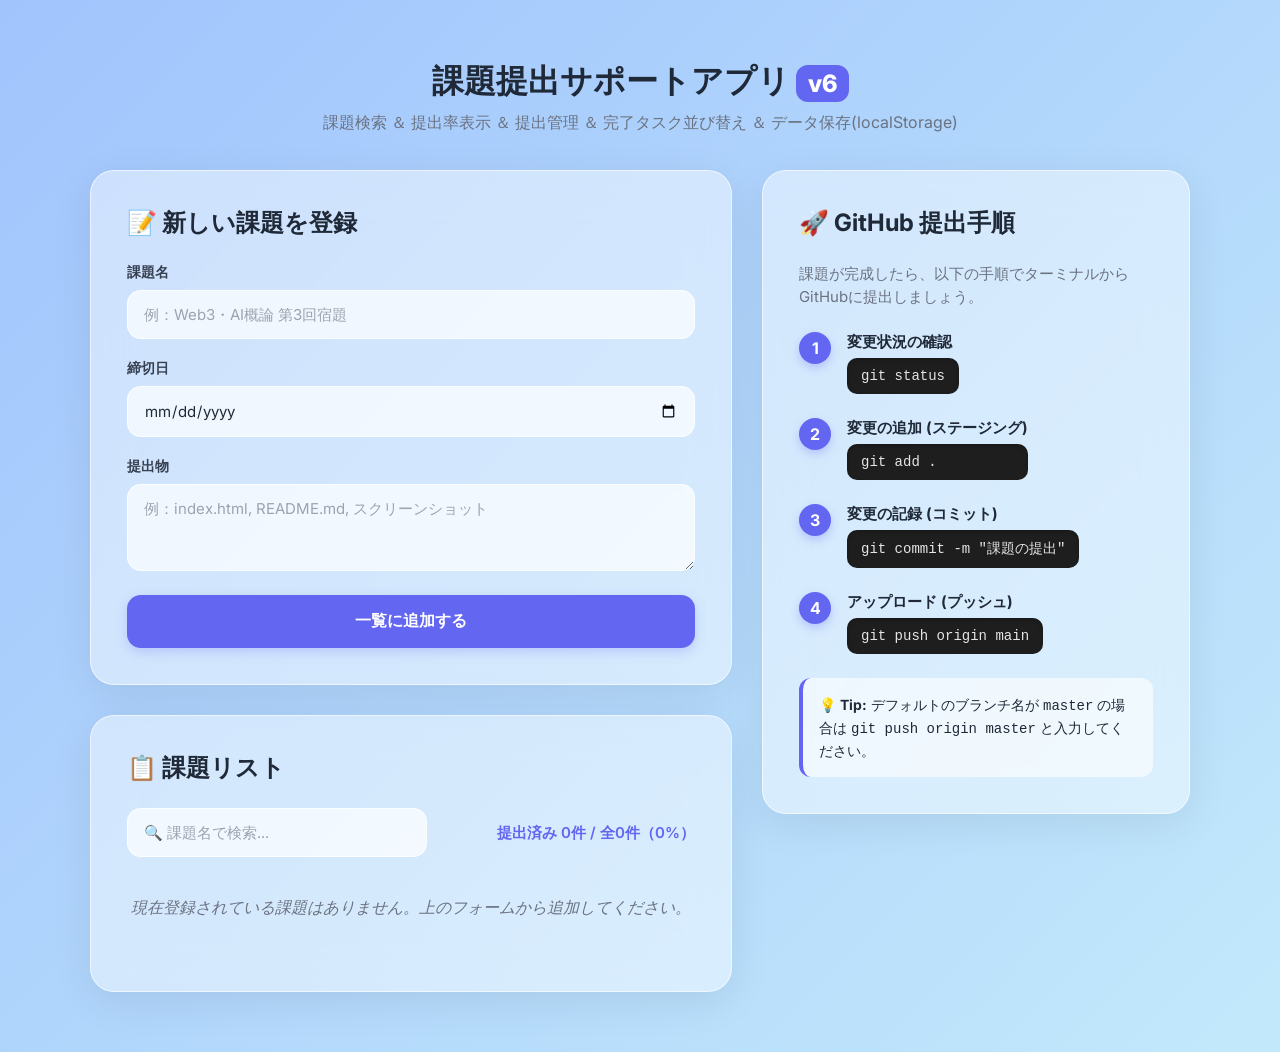
<file: v6/index.html>
<!DOCTYPE html>
<html lang="ja">
<head>
  <meta charset="UTF-8">
  <meta name="viewport" content="width=device-width, initial-scale=1.0">
  <title>課題提出サポートアプリ v6</title>
  <link href="https://fonts.googleapis.com/css2?family=Inter:wght@400;500;600;700&display=swap" rel="stylesheet">
  <style>
    :root {
      --primary: #6366F1;
      --primary-hover: #4F46E5;
      --text-main: #1F2937;
      --text-light: #6B7280;
      --bg-gradient-1: #c2e9fb;
      --bg-gradient-2: #a1c4fd;
    }
    
    body {
      margin: 0;
      font-family: 'Inter', sans-serif;
      background: linear-gradient(135deg, var(--bg-gradient-2) 0%, var(--bg-gradient-1) 100%);
      min-height: 100vh;
      display: flex;
      justify-content: center;
      padding: 60px 20px;
      color: var(--text-main);
      box-sizing: border-box;
    }

    .container {
      max-width: 1100px;
      width: 100%;
      display: grid;
      grid-template-columns: 1.2fr 0.8fr;
      gap: 30px;
    }

    @media (max-width: 850px) {
      .container {
        grid-template-columns: 1fr;
      }
    }

    .glass-panel {
      background: rgba(255, 255, 255, 0.45);
      backdrop-filter: blur(20px);
      -webkit-backdrop-filter: blur(20px);
      border-radius: 24px;
      border: 1px solid rgba(255, 255, 255, 0.6);
      padding: 36px;
      box-shadow: 0 10px 40px rgba(0, 0, 0, 0.08);
    }

    h2 {
      margin-top: 0;
      font-weight: 700;
      font-size: 24px;
      margin-bottom: 24px;
      display: flex;
      align-items: center;
      gap: 8px;
    }

    label {
      display: block;
      font-weight: 600;
      margin-bottom: 8px;
      font-size: 14px;
      color: #374151;
    }

    input, textarea {
      width: 100%;
      padding: 14px 16px;
      border-radius: 14px;
      border: 1px solid rgba(255, 255, 255, 0.8);
      background: rgba(255, 255, 255, 0.7);
      font-family: inherit;
      margin-bottom: 20px;
      box-sizing: border-box;
      font-size: 15px;
      transition: all 0.3s ease;
      color: var(--text-main);
    }

    input:focus, textarea:focus {
      outline: none;
      background: rgba(255, 255, 255, 0.95);
      border-color: var(--primary);
      box-shadow: 0 0 0 4px rgba(99, 102, 241, 0.15);
    }
    
    input::placeholder, textarea::placeholder {
      color: #9CA3AF;
    }

    button {
      background: var(--primary);
      color: white;
      border: none;
      padding: 16px 24px;
      border-radius: 14px;
      font-weight: 600;
      font-size: 16px;
      cursor: pointer;
      width: 100%;
      transition: all 0.3s cubic-bezier(0.4, 0, 0.2, 1);
      box-shadow: 0 4px 12px rgba(99, 102, 241, 0.25);
    }

    button:hover {
      background: var(--primary-hover);
      transform: translateY(-2px);
      box-shadow: 0 6px 16px rgba(99, 102, 241, 0.35);
    }

    .task-item {
      background: rgba(255, 255, 255, 0.8);
      border-radius: 16px;
      padding: 20px;
      margin-bottom: 16px;
      display: flex;
      align-items: flex-start;
      gap: 16px;
      transition: all 0.3s ease;
      animation: slideIn 0.4s cubic-bezier(0.16, 1, 0.3, 1) forwards;
      border: 1px solid rgba(255, 255, 255, 0.9);
      box-shadow: 0 4px 15px rgba(0, 0, 0, 0.03);
    }

    .task-item:hover {
      transform: translateY(-2px);
      box-shadow: 0 6px 20px rgba(0, 0, 0, 0.06);
    }

    @keyframes slideIn {
      from { opacity: 0; transform: translateY(15px); }
      to { opacity: 1; transform: translateY(0); }
    }

    .task-item.completed {
      opacity: 0.6;
      background: rgba(255, 255, 255, 0.5);
    }

    .task-item.completed .task-title {
      text-decoration: line-through;
      color: var(--text-light);
    }

    .task-checkbox {
      width: 26px;
      height: 26px;
      cursor: pointer;
      accent-color: var(--primary);
      margin-top: 2px;
      flex-shrink: 0;
    }

    .task-content {
      flex: 1;
      word-break: break-word;
    }

    .task-title {
      font-weight: 700;
      font-size: 18px;
      margin-bottom: 8px;
      line-height: 1.4;
    }

    .task-meta {
      font-size: 14px;
      color: var(--text-light);
      margin-bottom: 6px;
      display: flex;
      align-items: center;
      gap: 6px;
    }

    .empty-msg {
      text-align: center;
      color: var(--text-light);
      font-style: italic;
      padding: 20px 0;
    }

    .github-step {
      display: flex;
      gap: 16px;
      margin-bottom: 24px;
    }

    .step-number {
      background: var(--primary);
      color: white;
      width: 32px;
      height: 32px;
      border-radius: 50%;
      display: flex;
      align-items: center;
      justify-content: center;
      font-weight: 700;
      flex-shrink: 0;
      box-shadow: 0 4px 10px rgba(99, 102, 241, 0.3);
    }

    .step-content strong {
      display: block;
      margin-bottom: 6px;
      font-size: 15px;
    }

    .step-code {
      background: #1e1e1e;
      color: #e5e5e5;
      padding: 10px 14px;
      border-radius: 10px;
      font-family: 'Courier New', Courier, monospace;
      font-size: 14px;
      display: inline-block;
      width: 100%;
      box-sizing: border-box;
      box-shadow: inset 0 2px 4px rgba(0,0,0,0.2);
    }

    .github-tip {
      background: rgba(255, 255, 255, 0.6);
      padding: 16px;
      border-radius: 12px;
      font-size: 14px;
      margin-top: 24px;
      border-left: 4px solid var(--primary);
      line-height: 1.5;
    }
  </style>
</head>
<body>

  <div class="container">
    <!-- Header to explicitly show v3 -->
    <div style="grid-column: 1 / -1; text-align: center; margin-bottom: -10px;">
      <h1 style="font-size: 32px; font-weight: 800; color: var(--text-main); margin: 0;">
        課題提出サポートアプリ <span style="background: var(--primary); color: white; padding: 4px 12px; border-radius: 12px; font-size: 24px; vertical-align: middle;">v6</span>
      </h1>
      <p style="color: var(--text-light); margin-top: 8px;">課題検索 ＆ 提出率表示 ＆ 提出管理 ＆ 完了タスク並び替え ＆ データ保存(localStorage)</p>
    </div>

    <!-- Left Column: Form & Task List -->
    <div class="main-content">
      <div class="glass-panel" style="margin-bottom: 30px;">
        <h2>📝 新しい課題を登録</h2>
        <form id="task-form">
          <label for="task-name">課題名</label>
          <input type="text" id="task-name" placeholder="例：Web3・AI概論 第3回宿題" required>
          
          <label for="task-date">締切日</label>
          <input type="date" id="task-date" required>
          
          <label for="task-deliverables">提出物</label>
          <textarea id="task-deliverables" placeholder="例：index.html, README.md, スクリーンショット" rows="3" required></textarea>
          
          <button type="submit">一覧に追加する</button>
        </form>
      </div>

      <div class="glass-panel">
        <h2>📋 課題リスト</h2>
        <!-- 検索ボックスと提出率表示 -->
        <div style="display: flex; justify-content: space-between; align-items: center; margin-bottom: 20px; flex-wrap: wrap; gap: 10px;">
          <input type="text" id="search-input" placeholder="🔍 課題名で検索..." style="margin-bottom: 0; max-width: 300px; flex: 1; min-width: 200px;">
          <div id="progress-display" style="font-weight: 600; color: var(--primary); font-size: 15px;">提出済み 0件 / 全0件（0%）</div>
        </div>
        <div id="task-list">
          <p class="empty-msg" id="empty-msg">現在登録されている課題はありません。上のフォームから追加してください。</p>
        </div>
      </div>
    </div>

    <!-- Right Column: GitHub Instructions -->
    <div class="side-content">
      <div class="glass-panel">
        <h2>🚀 GitHub 提出手順</h2>
        <p style="color: var(--text-light); margin-bottom: 24px; font-size: 15px; line-height: 1.5;">
          課題が完成したら、以下の手順でターミナルからGitHubに提出しましょう。
        </p>
        
        <div class="github-step">
          <div class="step-number">1</div>
          <div class="step-content">
            <strong>変更状況の確認</strong>
            <div class="step-code">git status</div>
          </div>
        </div>
        
        <div class="github-step">
          <div class="step-number">2</div>
          <div class="step-content">
            <strong>変更の追加 (ステージング)</strong>
            <div class="step-code">git add .</div>
          </div>
        </div>

        <div class="github-step">
          <div class="step-number">3</div>
          <div class="step-content">
            <strong>変更の記録 (コミット)</strong>
            <div class="step-code">git commit -m "課題の提出"</div>
          </div>
        </div>

        <div class="github-step">
          <div class="step-number">4</div>
          <div class="step-content">
            <strong>アップロード (プッシュ)</strong>
            <div class="step-code">git push origin main</div>
          </div>
        </div>
        
        <div class="github-tip">
          💡 <strong>Tip:</strong> デフォルトのブランチ名が <code>master</code> の場合は <code>git push origin master</code> と入力してください。
        </div>
      </div>
    </div>
  </div>

  <script>
    document.addEventListener('DOMContentLoaded', () => {
      const form = document.getElementById('task-form');
      const taskList = document.getElementById('task-list');
      const searchInput = document.getElementById('search-input');
      const progressDisplay = document.getElementById('progress-display');
      
      // 課題データを保存する配列（localStorageから読み込み）
      // v5のデータも引き継げるようにしています
      let tasks = JSON.parse(localStorage.getItem('v6-tasks')) || JSON.parse(localStorage.getItem('v5-tasks')) || [];
      
      // 検索入力時にリアルタイムで再描画
      searchInput.addEventListener('input', renderTasks);
      
      // 初回ロード時の描画
      renderTasks();

      form.addEventListener('submit', (e) => {
        e.preventDefault();
        
        const name = document.getElementById('task-name').value;
        const date = document.getElementById('task-date').value;
        const deliverables = document.getElementById('task-deliverables').value;
        
        // 配列に追加
        tasks.push({
          id: Date.now(),
          name: name,
          date: date,
          deliverables: deliverables,
          completed: false
        });
        
        // localStorageに保存
        localStorage.setItem('v6-tasks', JSON.stringify(tasks));
        
        // 画面の再描画
        renderTasks();
        form.reset();
      });

      // 締切までの残り日数を計算する関数
      function getRemainingDays(deadline) {
        const today = new Date();
        today.setHours(0, 0, 0, 0); // 日付のみで比較
        
        const deadlineDate = new Date(deadline);
        deadlineDate.setHours(0, 0, 0, 0);
        
        const diffTime = deadlineDate.getTime() - today.getTime();
        return Math.ceil(diffTime / (1000 * 60 * 60 * 24));
      }

      // 課題リストの描画関数
      function renderTasks() {
        // --- 提出率の計算と表示 ---
        const totalCount = tasks.length;
        const completedCount = tasks.filter(t => t.completed).length;
        const percentage = totalCount === 0 ? 0 : Math.round((completedCount / totalCount) * 100);
        progressDisplay.textContent = `提出済み ${completedCount}件 / 全${totalCount}件（${percentage}%）`;

        // 検索クエリの取得（小文字化）
        const query = searchInput.value.trim().toLowerCase();

        taskList.innerHTML = '<p class="empty-msg" id="empty-msg">現在登録されている課題はありません。上のフォームから追加してください。</p>';
        const emptyMsg = document.getElementById('empty-msg');

        // 検索条件に一致するタスクだけを抽出
        const filteredTasks = tasks.filter(t => t.name.toLowerCase().includes(query));

        if(filteredTasks.length === 0) {
          emptyMsg.textContent = query ? '検索に一致する課題がありません。' : '現在登録されている課題はありません。上のフォームから追加してください。';
          emptyMsg.style.display = 'block';
          return;
        }
        
        emptyMsg.style.display = 'none';

        // 未完了を上に、完了を下にした上で、締切日の昇順でソート
        const sortedTasks = [...filteredTasks].sort((a, b) => {
          if (a.completed !== b.completed) {
            return a.completed ? 1 : -1;
          }
          return new Date(a.date) - new Date(b.date);
        });

        // HTML要素を作成して追加
        sortedTasks.forEach(task => {
          const taskItem = document.createElement('div');
          taskItem.className = 'task-item';
          if(task.completed) taskItem.classList.add('completed');
          
          const checkbox = document.createElement('input');
          checkbox.type = 'checkbox';
          checkbox.className = 'task-checkbox';
          checkbox.checked = task.completed;
          
          checkbox.addEventListener('change', (e) => {
            task.completed = e.target.checked;
            // 状態が変わったらlocalStorageに保存
            localStorage.setItem('v6-tasks', JSON.stringify(tasks));
            renderTasks();
          });

          // 残り日数のテキスト作成と優先度の判定
          const diffDays = getRemainingDays(task.date);
          let remainingText = '';
          let priorityHtml = '';

          if (diffDays === 0) {
            remainingText = '<span style="color: #e11d48; font-weight: bold;">本日締切！</span>';
            priorityHtml = '🔴 緊急';
          } else if (diffDays < 0) {
            remainingText = `<span style="color: #e11d48; font-weight: bold;">締切超過 (${Math.abs(diffDays)}日)</span>`;
            priorityHtml = '🔴 緊急';
          } else {
            remainingText = `<span style="color: #d97706; font-weight: bold;">残り${diffDays}日</span>`;
            
            if (diffDays <= 3) {
              priorityHtml = '🟡 注意';
            } else {
              priorityHtml = '🟢 余裕';
            }
          }

          const contentDiv = document.createElement('div');
          contentDiv.className = 'task-content';
          
          contentDiv.innerHTML = `
            <div class="task-title">${escapeHTML(task.name)}</div>
            <div class="task-meta">📅 締切: ${escapeHTML(task.date)} （${remainingText}）</div>
            <div class="task-meta" style="white-space: pre-wrap;">📦 提出物: ${escapeHTML(task.deliverables)}</div>
            <div class="task-meta" style="font-weight: 500; color: #111827;">📌 優先度: ${priorityHtml}</div>
          `;

          taskItem.appendChild(checkbox);
          taskItem.appendChild(contentDiv);
          
          taskList.appendChild(taskItem);
        });
      }

      function escapeHTML(str) {
        return str.replace(/[&<>'"]/g, 
          tag => ({
          '&': '&amp;',
          '<': '&lt;',
          '>': '&gt;',
          "'": '&#39;',
          '"': '&quot;'
        }[tag]));
      }
    });
  </script>
</body>
</html>
</file>
<file: v2/style.css>
:root {
    --primary-color: #3b82f6;
    --primary-hover: #2563eb;
    --bg-color: #f3f4f6;
    --card-bg: #ffffff;
    --text-color: #1f2937;
    --text-muted: #6b7280;
    --border-color: #e5e7eb;
    
    /* Status Colors */
    --urgent-bg: #fef2f2;
    --urgent-border: #fecaca;
    --urgent-text: #ef4444;
    
    --priority-high: #ef4444;
    --priority-medium: #f59e0b;
    --priority-low: #10b981;
    
    --radius: 12px;
}

* {
    box-sizing: border-box;
    margin: 0;
    padding: 0;
}

body {
    font-family: -apple-system, BlinkMacSystemFont, "Segoe UI", Roboto, "Helvetica Neue", Arial, sans-serif;
    background-color: var(--bg-color);
    color: var(--text-color);
    line-height: 1.6;
}

.container {
    max-width: 800px;
    margin: 0 auto;
    padding: 20px;
}

header {
    text-align: center;
    margin-bottom: 30px;
    padding-top: 20px;
}

h1 {
    font-size: 2rem;
    color: var(--text-color);
    font-weight: 800;
    letter-spacing: -0.5px;
}

.subtitle {
    color: var(--text-muted);
    font-size: 0.95rem;
    margin-top: 5px;
}

section {
    background: var(--card-bg);
    border-radius: var(--radius);
    padding: 25px;
    margin-bottom: 25px;
    box-shadow: 0 4px 6px -1px rgba(0, 0, 0, 0.1), 0 2px 4px -1px rgba(0, 0, 0, 0.06);
}

h2 {
    font-size: 1.25rem;
    margin-bottom: 20px;
    color: var(--text-color);
    border-bottom: 2px solid var(--bg-color);
    padding-bottom: 10px;
}

.form-group {
    margin-bottom: 18px;
}

label {
    display: block;
    margin-bottom: 6px;
    font-weight: 600;
    font-size: 0.9rem;
    color: var(--text-color);
}

.required {
    color: var(--urgent-text);
    margin-left: 3px;
}

input[type="text"],
input[type="date"],
select,
textarea {
    width: 100%;
    padding: 10px 14px;
    border: 1px solid var(--border-color);
    border-radius: 8px;
    font-size: 1rem;
    font-family: inherit;
    transition: border-color 0.2s, box-shadow 0.2s;
    background-color: #f9fafb;
}

input[type="text"]:focus,
input[type="date"]:focus,
select:focus,
textarea:focus {
    outline: none;
    border-color: var(--primary-color);
    box-shadow: 0 0 0 3px rgba(59, 130, 246, 0.15);
    background-color: #ffffff;
}

textarea {
    resize: vertical;
}

.btn-submit {
    width: 100%;
    background-color: var(--primary-color);
    color: white;
    border: none;
    padding: 14px;
    font-size: 1.05rem;
    border-radius: 8px;
    cursor: pointer;
    transition: background-color 0.2s, transform 0.1s;
    font-weight: 700;
}

.btn-submit:hover {
    background-color: var(--primary-hover);
}

.btn-submit:active {
    transform: scale(0.98);
}

.task-list-header {
    display: flex;
    justify-content: space-between;
    align-items: center;
    margin-bottom: 20px;
    border-bottom: 2px solid var(--bg-color);
    padding-bottom: 10px;
}

.task-list-header h2 {
    margin-bottom: 0;
    border: none;
    padding: 0;
}

.filter-label {
    display: flex;
    align-items: center;
    gap: 8px;
    cursor: pointer;
    font-size: 0.9rem;
    font-weight: 500;
    margin: 0;
}

.filter-label input {
    cursor: pointer;
    width: 16px;
    height: 16px;
}

.task-item {
    border: 1px solid var(--border-color);
    border-radius: var(--radius);
    padding: 20px;
    margin-bottom: 15px;
    background: var(--card-bg);
    display: flex;
    flex-direction: column;
    gap: 12px;
    transition: transform 0.2s, box-shadow 0.2s;
}

.task-item:hover {
    transform: translateY(-2px);
    box-shadow: 0 4px 6px -1px rgba(0, 0, 0, 0.05);
}

.task-item.urgent {
    background-color: var(--urgent-bg);
    border-color: var(--urgent-border);
}

.task-item.submitted {
    opacity: 0.65;
    background-color: #f9fafb;
}

.task-header {
    display: flex;
    justify-content: space-between;
    align-items: flex-start;
}

.task-title {
    font-size: 1.15rem;
    font-weight: 700;
    display: flex;
    align-items: center;
    gap: 10px;
    word-break: break-word;
}

.task-title.submitted-text {
    text-decoration: line-through;
    color: var(--text-muted);
}

.priority-badge {
    font-size: 0.75rem;
    padding: 3px 8px;
    border-radius: 9999px;
    color: white;
    font-weight: 700;
    white-space: nowrap;
}

.priority-high { background-color: var(--priority-high); }
.priority-medium { background-color: var(--priority-medium); }
.priority-low { background-color: var(--priority-low); }

.task-details {
    display: flex;
    flex-wrap: wrap;
    gap: 15px;
    font-size: 0.9rem;
    color: var(--text-muted);
    background-color: #f9fafb;
    padding: 10px;
    border-radius: 8px;
}

.urgent .task-details {
    background-color: #ffffff;
}

.task-details div {
    display: flex;
    align-items: center;
    gap: 6px;
}

.remaining-days {
    font-weight: 700;
    color: var(--text-color);
}

.urgent .remaining-days {
    color: var(--urgent-text);
}

.task-memo {
    background: #f3f4f6;
    padding: 12px;
    border-radius: 8px;
    font-size: 0.9rem;
    margin-top: 5px;
    white-space: pre-wrap;
    border-left: 3px solid var(--border-color);
    color: var(--text-color);
}

.urgent .task-memo {
    background: #ffffff;
    border-left-color: var(--urgent-border);
}

.task-actions {
    display: flex;
    justify-content: space-between;
    align-items: center;
    margin-top: 10px;
    padding-top: 15px;
    border-top: 1px dashed var(--border-color);
}

.urgent .task-actions {
    border-top-color: var(--urgent-border);
}

.status-toggle {
    display: flex;
    align-items: center;
    gap: 8px;
    cursor: pointer;
    font-weight: 700;
    color: var(--text-color);
}

.status-toggle input {
    width: 20px;
    height: 20px;
    cursor: pointer;
    accent-color: var(--primary-color);
}

.btn-delete {
    background: none;
    border: none;
    color: var(--text-muted);
    cursor: pointer;
    font-size: 0.9rem;
    font-weight: 600;
    padding: 6px 12px;
    border-radius: 6px;
    transition: background-color 0.2s, color 0.2s;
}

.btn-delete:hover {
    background-color: #fee2e2;
    color: var(--urgent-text);
}

@media (max-width: 600px) {
    .container {
        padding: 10px;
    }
    
    section {
        padding: 15px;
        border-radius: 10px;
    }

    .task-header {
        flex-direction: column;
        gap: 8px;
    }
    
    .task-details {
        flex-direction: column;
        gap: 8px;
    }
}
</file>
